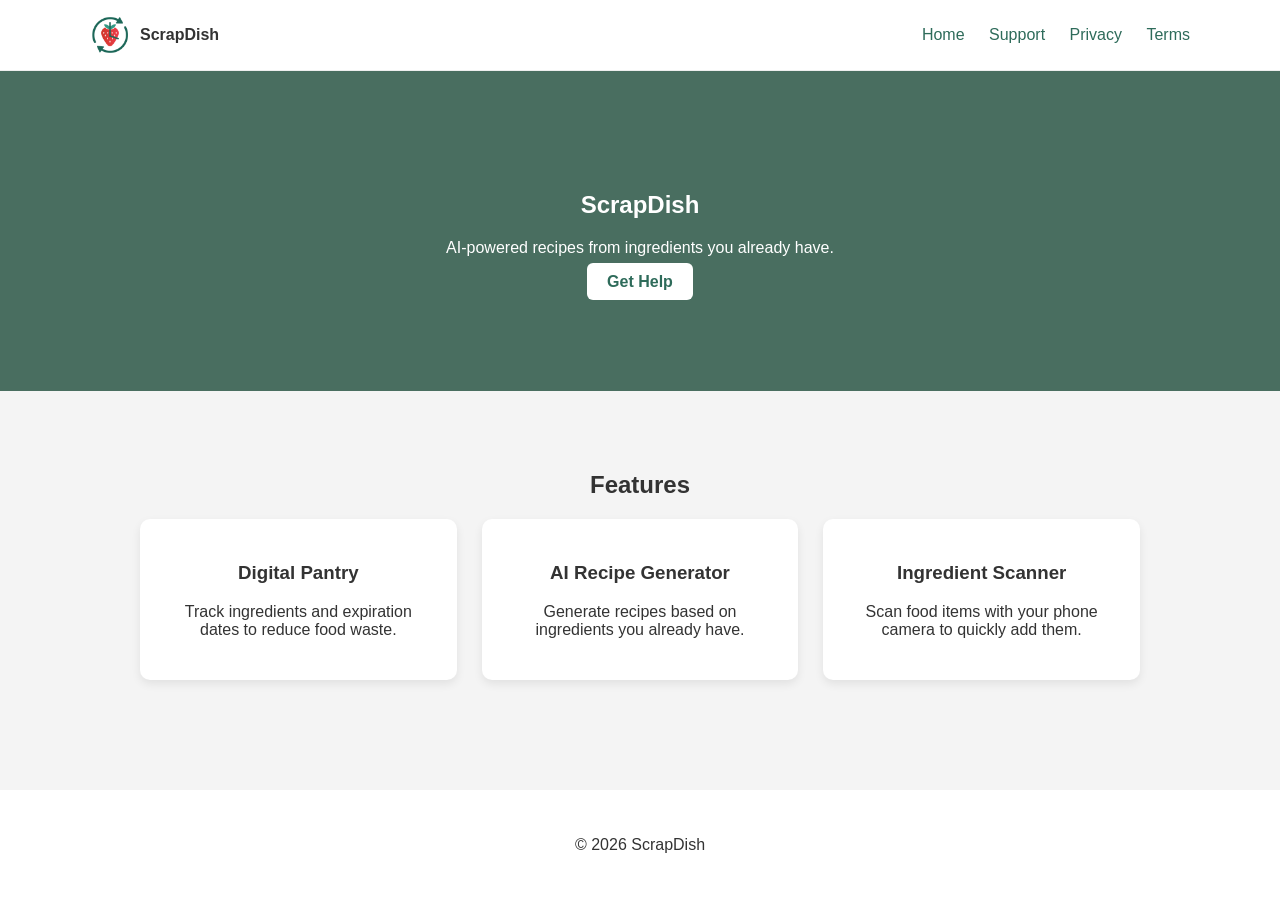
<file: index.html>
<!doctype html>
<html lang="en">
  <head>
    <meta charset="UTF-8" />
    <meta name="viewport" content="width=device-width, initial-scale=1.0" />
    <title>ScrapDish Support</title>

    <link rel="stylesheet" href="css/styles.css" />
  </head>

  <body>
    <nav>
      <div class="navContainer">
        <div class="brand">
          <img src="images/logo.png" class="logo" />
          <span>ScrapDish</span>
        </div>

        <div class="navLinks">
          <a href="index.html">Home</a>
          <a href="support.html">Support</a>
          <a href="privacy.html">Privacy</a>
          <a href="terms.html">Terms</a>
        </div>
      </div>
    </nav>

    <section class="hero">
      <h1>ScrapDish</h1>
      <p>AI-powered recipes from ingredients you already have.</p>

      <a class="primaryButton" href="support.html">Get Help</a>
    </section>

    <section class="features">
      <h2>Features</h2>

      <div class="featureGrid">
        <div class="card">
          <h3>Digital Pantry</h3>
          <p>Track ingredients and expiration dates to reduce food waste.</p>
        </div>

        <div class="card">
          <h3>AI Recipe Generator</h3>
          <p>Generate recipes based on ingredients you already have.</p>
        </div>

        <div class="card">
          <h3>Ingredient Scanner</h3>
          <p>Scan food items with your phone camera to quickly add them.</p>
        </div>
      </div>
    </section>

    <footer>
      <p>© 2026 ScrapDish</p>
    </footer>
  </body>
</html>
</file>
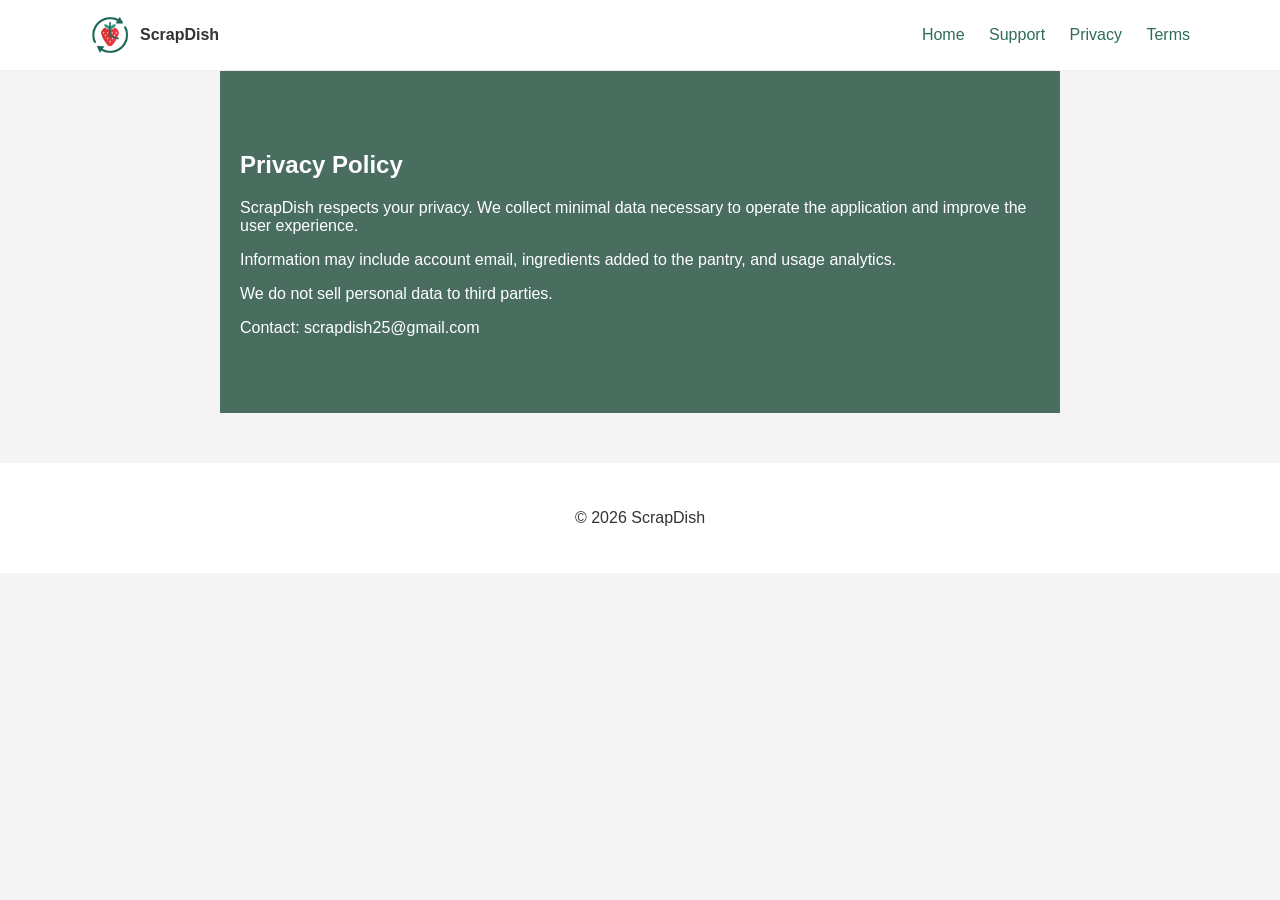
<file: privacy.html>
<!doctype html>
<html lang="en">
  <head>
    <meta charset="UTF-8" />
    <meta name="viewport" content="width=device-width, initial-scale=1.0" />
    <title>Privacy Policy</title>

    <link rel="stylesheet" href="css/styles.css" />
  </head>

  <body>
    <nav>
      <div class="navContainer">
        <div class="brand">
          <img src="images/logo.png" class="logo" />
          <span>ScrapDish</span>
        </div>

        <div class="navLinks">
          <a href="index.html">Home</a>
          <a href="support.html">Support</a>
          <a href="privacy.html">Privacy</a>
          <a href="terms.html">Terms</a>
        </div>
      </div>
    </nav>

    <section class="legal">
      <h1>Privacy Policy</h1>

      <p>
        ScrapDish respects your privacy. We collect minimal data necessary to
        operate the application and improve the user experience.
      </p>

      <p>
        Information may include account email, ingredients added to the pantry,
        and usage analytics.
      </p>

      <p>We do not sell personal data to third parties.</p>

      <p>Contact: scrapdish25@gmail.com</p>
    </section>

    <footer>
      <p>© 2026 ScrapDish</p>
    </footer>
  </body>
</html>
</file>
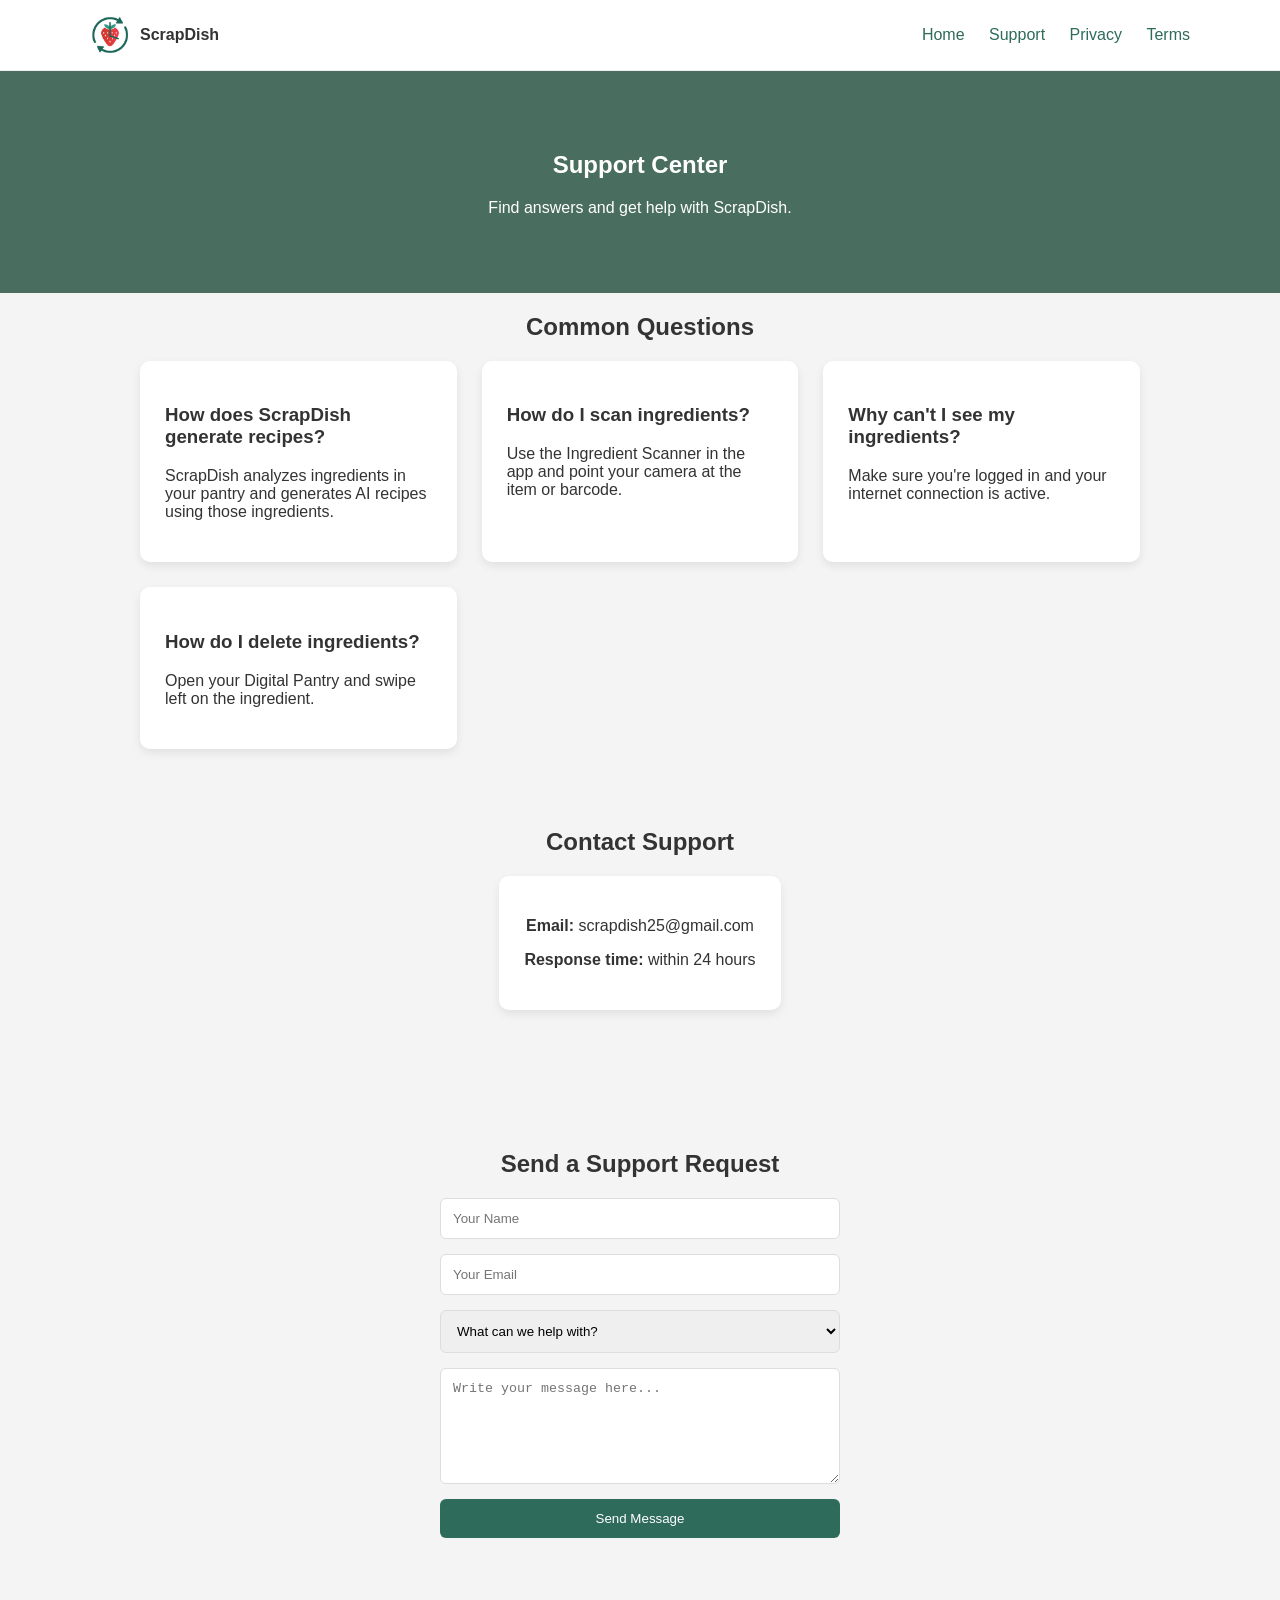
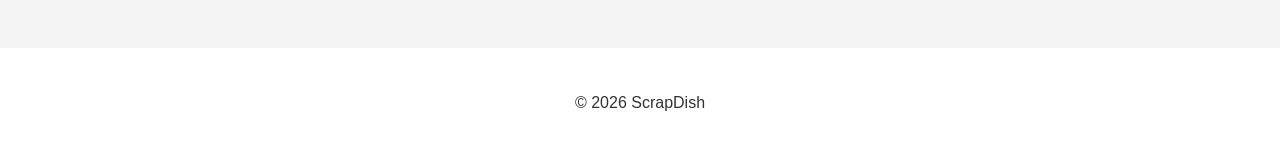
<file: support.html>
<!doctype html>
<html lang="en">
  <head>
    <meta charset="UTF-8" />
    <meta name="viewport" content="width=device-width, initial-scale=1.0" />
    <title>ScrapDish Support</title>

    <link rel="stylesheet" href="css/styles.css" />
  </head>

  <body>
    <nav>
      <div class="navContainer">
        <div class="brand">
          <img src="images/logo.png" class="logo" />
          <span>ScrapDish</span>
        </div>

        <div class="navLinks">
          <a href="index.html">Home</a>
          <a href="support.html">Support</a>
          <a href="privacy.html">Privacy</a>
          <a href="terms.html">Terms</a>
        </div>
      </div>
    </nav>

    <section class="pageHeader">
      <h1>Support Center</h1>
      <p>Find answers and get help with ScrapDish.</p>
    </section>

    <section class="faq">
      <h2>Common Questions</h2>

      <div class="faqGrid">
        <div class="faqCard">
          <h3>How does ScrapDish generate recipes?</h3>
          <p>
            ScrapDish analyzes ingredients in your pantry and generates AI
            recipes using those ingredients.
          </p>
        </div>

        <div class="faqCard">
          <h3>How do I scan ingredients?</h3>
          <p>
            Use the Ingredient Scanner in the app and point your camera at the
            item or barcode.
          </p>
        </div>

        <div class="faqCard">
          <h3>Why can't I see my ingredients?</h3>
          <p>
            Make sure you're logged in and your internet connection is active.
          </p>
        </div>

        <div class="faqCard">
          <h3>How do I delete ingredients?</h3>
          <p>Open your Digital Pantry and swipe left on the ingredient.</p>
        </div>
      </div>
    </section>

    <section class="contact">
      <h2>Contact Support</h2>

      <div class="contactBox">
        <p><strong>Email:</strong> scrapdish25@gmail.com</p>
        <p><strong>Response time:</strong> within 24 hours</p>
      </div>
    </section>

    <section class="feedback">
      <h2>Send a Support Request</h2>

      <form action="https://formsubmit.co/scrapdish25@gmail.com" method="POST">
        <input
          type="hidden"
          name="_subject"
          value="New ScrapDish Support Message"
        />
        <input type="hidden" name="_captcha" value="false" />

        <input type="text" name="name" placeholder="Your Name" required />

        <input type="email" name="email" placeholder="Your Email" required />

        <select name="topic" required>
          <option value="">What can we help with?</option>
          <option>Bug Report</option>
          <option>Feature Request</option>
          <option>Account Issue</option>
          <option>General Question</option>
        </select>

        <textarea
          name="message"
          placeholder="Write your message here..."
          rows="6"
          required
        ></textarea>

        <button type="submit">Send Message</button>
      </form>
    </section>

    <footer>
      <p>© 2026 ScrapDish</p>
    </footer>
  </body>
</html>
</file>
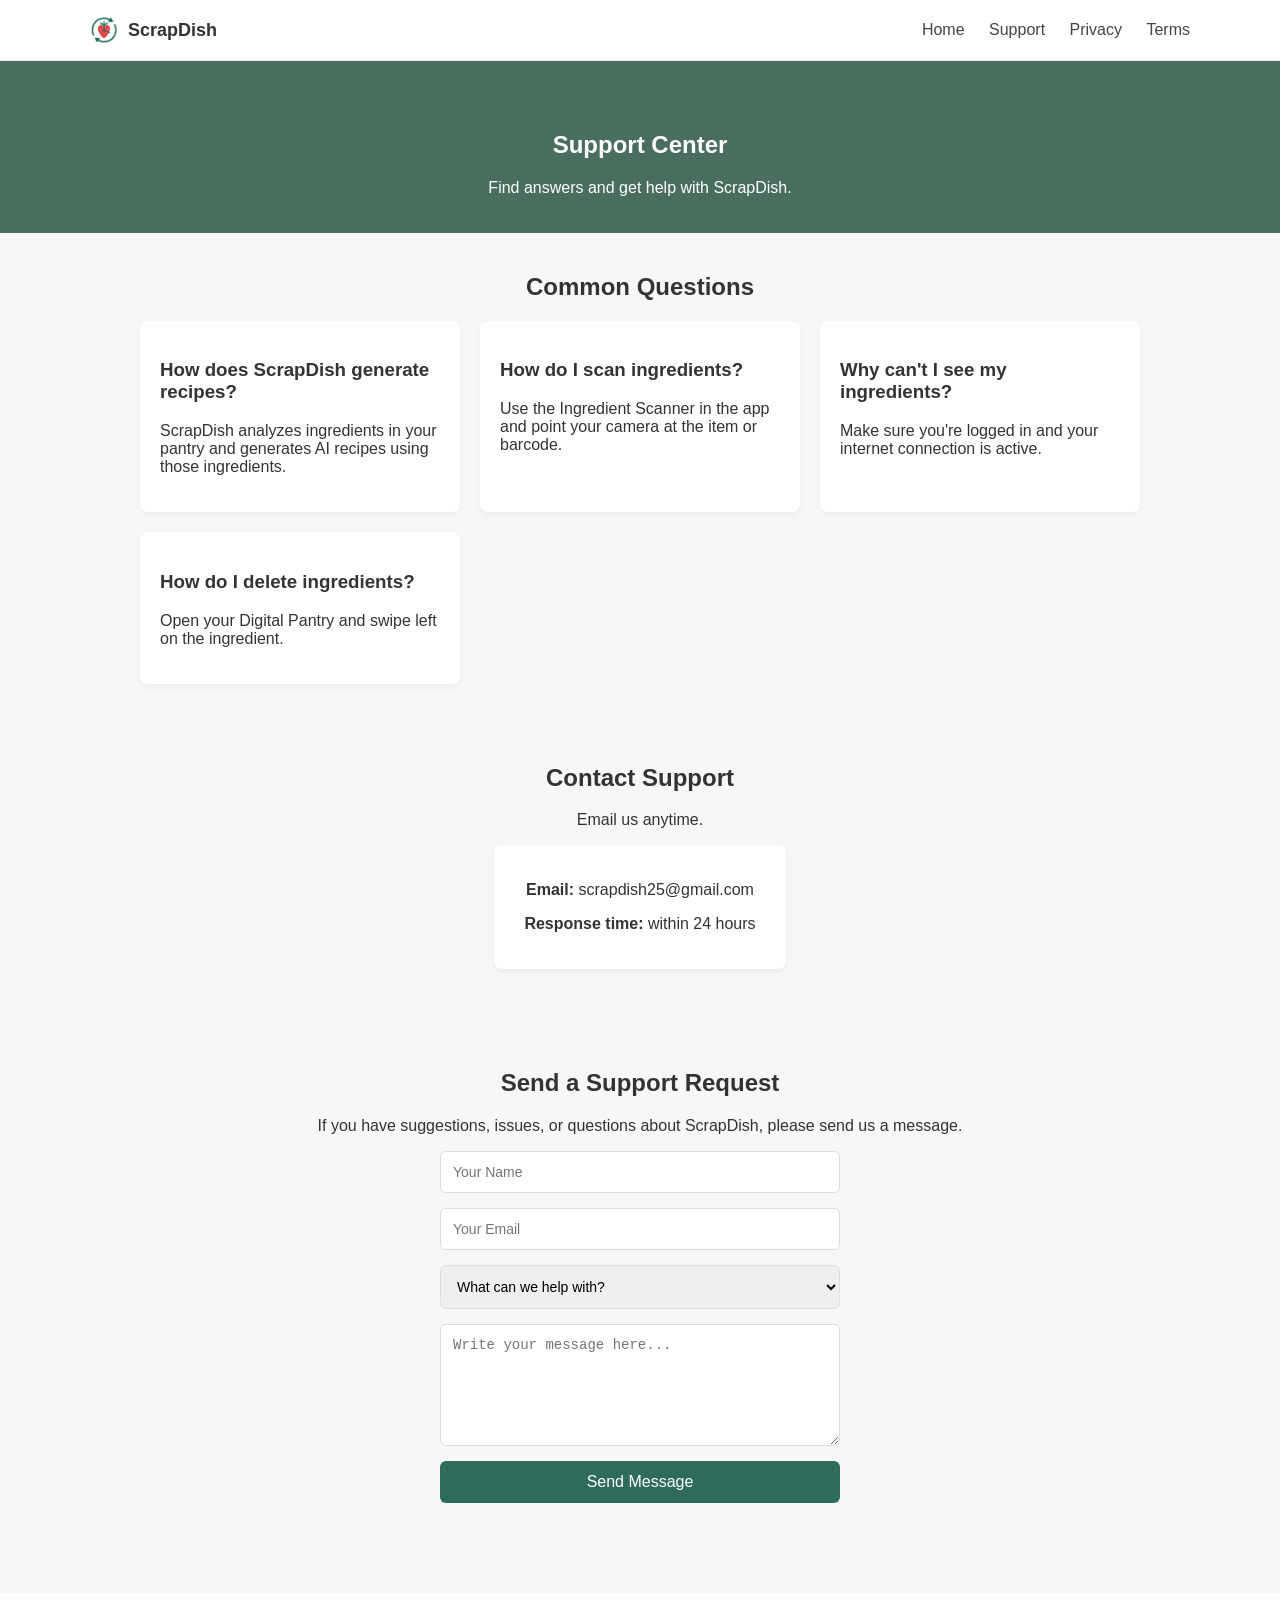
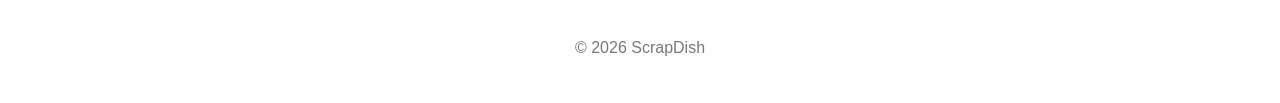
<file: terms.html>
<!doctype html>

<html lang="en">
  <head>
    <meta charset="UTF-8" />
    <meta name="viewport" content="width=device-width, initial-scale=1.0" />
    <title>ScrapDish Support</title>

    <link rel="stylesheet" href="css/styles.css" />

    <style>
      body {
        font-family: Arial, Helvetica, sans-serif;
        margin: 0;
        background: #f7f7f7;
        color: #333;
      }

      nav {
        background: white;
        border-bottom: 1px solid #eee;
      }

      .navContainer {
        display: flex;
        justify-content: space-between;
        align-items: center;
        padding: 16px 40px;
      }

      .brand {
        display: flex;
        align-items: center;
        gap: 10px;
        font-weight: 600;
        font-size: 18px;
      }

      .logo {
        height: 28px;
      }

      .navLinks a {
        margin-left: 20px;
        text-decoration: none;
        color: #444;
        font-weight: 500;
      }

      .pageHeader {
        text-align: center;
        padding: 50px 20px 20px;
      }

      .faq {
        padding: 20px 40px;
      }

      .faqGrid {
        display: grid;
        grid-template-columns: repeat(auto-fit, minmax(250px, 1fr));
        gap: 20px;
        margin-top: 20px;
      }

      .faqCard {
        background: white;
        padding: 20px;
        border-radius: 8px;
        box-shadow: 0 2px 6px rgba(0, 0, 0, 0.05);
      }

      .contact {
        text-align: center;
        padding: 40px;
      }

      .contactBox {
        background: white;
        display: inline-block;
        padding: 20px 30px;
        border-radius: 8px;
        box-shadow: 0 2px 6px rgba(0, 0, 0, 0.05);
      }

      .feedback {
        padding: 40px;
        text-align: center;
      }

      form {
        max-width: 500px;
        margin: auto;
        display: flex;
        flex-direction: column;
        gap: 12px;
        margin-top: 20px;
      }

      input,
      select,
      textarea {
        padding: 12px;
        border-radius: 6px;
        border: 1px solid #ddd;
        font-size: 14px;
      }

      button {
        background: #3f6b59;
        color: white;
        border: none;
        padding: 14px;
        border-radius: 6px;
        font-size: 16px;
        cursor: pointer;
      }

      button:hover {
        background: #345b4c;
      }

      footer {
        text-align: center;
        padding: 30px;
        color: #777;
      }
    </style>
  </head>

  <body>
    <nav>
      <div class="navContainer">
        <div class="brand">
          <img src="images/logo.png" class="logo" />
          <span>ScrapDish</span>
        </div>

        <div class="navLinks">
          <a href="index.html">Home</a>
          <a href="support.html">Support</a>
          <a href="privacy.html">Privacy</a>
          <a href="terms.html">Terms</a>
        </div>
      </div>
    </nav>

    <section class="pageHeader">
      <h1>Support Center</h1>
      <p>Find answers and get help with ScrapDish.</p>
    </section>

    <section class="faq">
      <h2>Common Questions</h2>

      <div class="faqGrid">
        <div class="faqCard">
          <h3>How does ScrapDish generate recipes?</h3>
          <p>
            ScrapDish analyzes ingredients in your pantry and generates AI
            recipes using those ingredients.
          </p>
        </div>

        <div class="faqCard">
          <h3>How do I scan ingredients?</h3>
          <p>
            Use the Ingredient Scanner in the app and point your camera at the
            item or barcode.
          </p>
        </div>

        <div class="faqCard">
          <h3>Why can't I see my ingredients?</h3>
          <p>
            Make sure you're logged in and your internet connection is active.
          </p>
        </div>

        <div class="faqCard">
          <h3>How do I delete ingredients?</h3>
          <p>Open your Digital Pantry and swipe left on the ingredient.</p>
        </div>
      </div>
    </section>

    <section class="contact">
      <h2>Contact Support</h2>

      <p>Email us anytime.</p>

      <div class="contactBox">
        <p><strong>Email:</strong> scrapdish25@gmail.com</p>
        <p><strong>Response time:</strong> within 24 hours</p>
      </div>
    </section>

    <section class="feedback">
      <h2>Send a Support Request</h2>

      <p>
        If you have suggestions, issues, or questions about ScrapDish, please
        send us a message.
      </p>

      <form action="https://formsubmit.co/scrapdish25@gmail.com" method="POST">
        <input
          type="hidden"
          name="_subject"
          value="New ScrapDish Support Message"
        />
        <input type="hidden" name="_captcha" value="false" />
        <input type="hidden" name="_template" value="table" />
        <input
          type="hidden"
          name="_next"
          value="https://reeya-patel.github.io/ScrapDishSupport/support.html"
        />

        <input type="text" name="name" placeholder="Your Name" required />

        <input type="email" name="email" placeholder="Your Email" required />

        <select name="topic" required>
          <option value="">What can we help with?</option>
          <option>Bug Report</option>
          <option>Feature Request</option>
          <option>Account Issue</option>
          <option>General Question</option>
        </select>

        <textarea
          name="message"
          placeholder="Write your message here..."
          rows="6"
          required
        ></textarea>

        <button type="submit">Send Message</button>
      </form>
    </section>

    <footer>
      <p>© 2026 ScrapDish</p>
    </footer>
  </body>
</html>
</file>
<file: css/styles.css>
body {
  font-family: Arial;
  margin: 0;
  background: #f4f4f4;
  color: #333;
}

nav {
  background: white;
  border-bottom: 1px solid #eee;
}

h2 {
  text-align: center;
}

.navContainer {
  max-width: 1100px;
  margin: auto;
  display: flex;
  justify-content: space-between;
  align-items: center;
  padding: 15px;
}

.logo {
  height: 40px;
}

.brand {
  display: flex;
  align-items: center;
  gap: 10px;
  font-weight: 600;
}

.navLinks a {
  margin-left: 20px;
  text-decoration: none;
  color: #2e6b5a;
  font-weight: 500;
}

.hero {
  background: #496e60;
  color: white;
  text-align: center;
  padding: 100px 20px;
}

.primaryButton {
  background: white;
  color: #2e6b5a;
  padding: 10px 20px;
  border-radius: 6px;
  text-decoration: none;
  font-weight: 600;
}

.features {
  padding: 60px 20px;
  text-align: center;
}

.featureGrid {
  display: grid;
  grid-template-columns: repeat(auto-fit, minmax(250px, 1fr));
  gap: 25px;
  max-width: 1000px;
  margin: auto;
}

.card {
  background: white;
  padding: 25px;
  border-radius: 10px;
  box-shadow: 0 4px 10px rgba(0, 0, 0, 0.08);
}

.feedback {
  padding: 60px 20px;
  text-align: center;
}

.feedback form {
  max-width: 400px;
  margin: auto;
  display: flex;
  flex-direction: column;
  gap: 15px;
}

.feedback input,
.feedback select,
.feedback textarea {
  padding: 12px;
  border: 1px solid #ddd;
  border-radius: 6px;
}

.feedback button {
  background: #2e6b5a;
  color: white;
  border: none;
  padding: 12px;
  border-radius: 6px;
  cursor: pointer;
}

.pageHeader {
  text-align: center;
  padding: 60px;
  background-color: #496e60;
  color: white;
}

.faqGrid {
  display: grid;
  grid-template-columns: repeat(auto-fit, minmax(250px, 1fr));
  gap: 25px;
  max-width: 1000px;
  margin: auto;
}

.faqCard {
  background: white;
  padding: 25px;
  border-radius: 10px;
  box-shadow: 0 4px 10px rgba(0, 0, 0, 0.08);
}

.contact {
  text-align: center;
  padding: 60px;
}

.contactBox {
  background: white;
  padding: 25px;
  display: inline-block;
  border-radius: 10px;
  box-shadow: 0 4px 10px rgba(0, 0, 0, 0.08);
}

.legal {
  max-width: 800px;
  margin: auto;
  padding: 60px 20px;
  background-color: #496e60;
  color: white;
}

footer {
  text-align: center;
  padding: 30px;
  background: white;
  margin-top: 50px;
}
</file>
